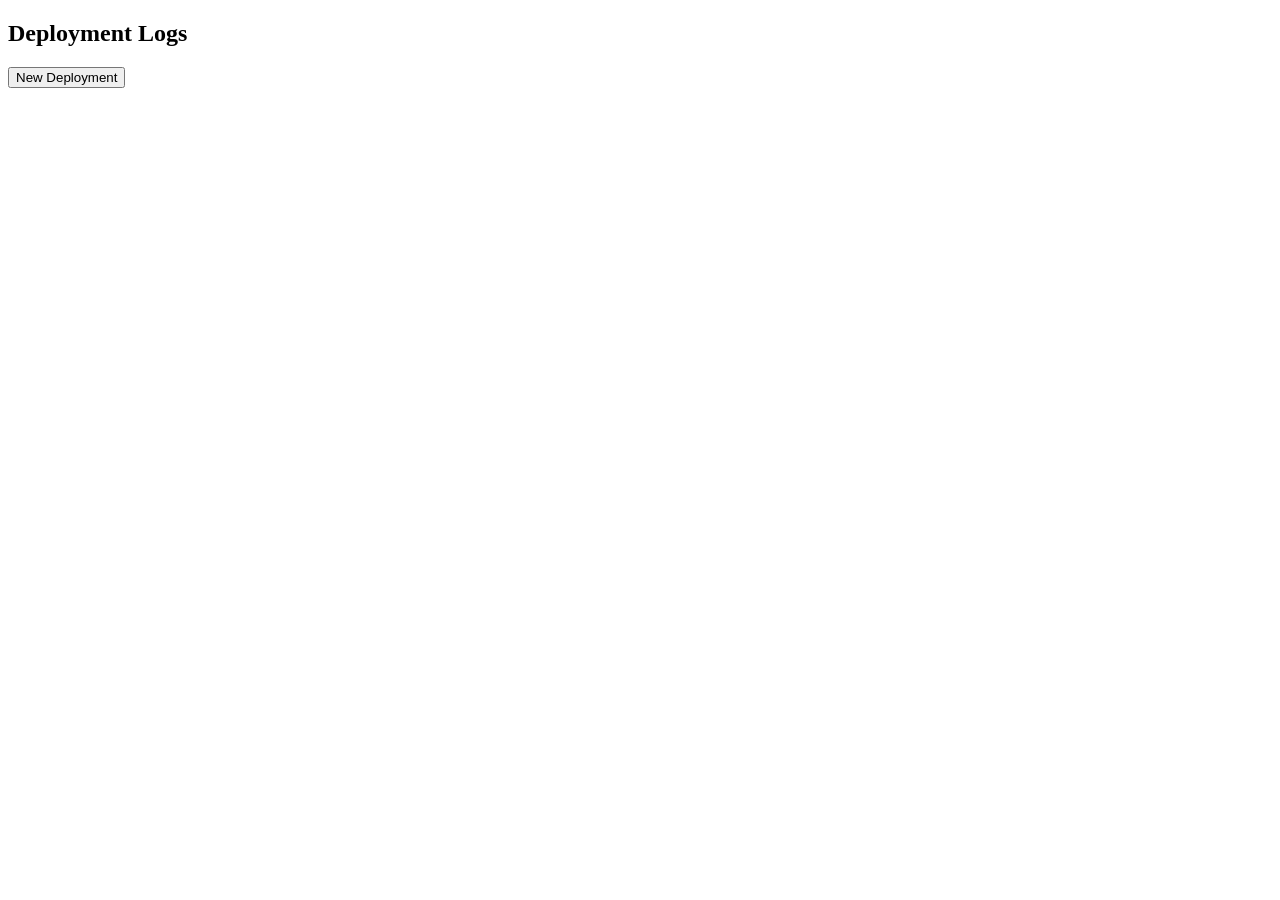
<file: sse-logs/templates/index.html>
<!DOCTYPE html>
<html lang="en">
<head>
  <meta charset="UTF-8" />
  <title>Deployment Logs</title>
</head>
<body>
  <h2>Deployment Logs</h2>

  <button onclick="newDeployment()">New Deployment</button>
  <p id="status"></p>
  <ul id="logs"></ul>

  <script>
    let es = null;

    async function newDeployment() {
      if (es) { es.close(); es = null; }

      document.getElementById("logs").innerHTML = "";
      document.getElementById("status").textContent = "Creating deployment…";

      const res  = await fetch("/deployments", { method: "POST" });
      const data = await res.json();

      document.getElementById("status").textContent =
        `${data.name}  (${data.id})  — running`;

      es = new EventSource(`/deployments/${data.id}/stream`);

      es.onmessage = (event) => {
        const li = document.createElement("li");
        li.textContent = event.data;
        document.getElementById("logs").prepend(li);
      };

      es.addEventListener("done", () => {
        es.close();
        es = null;
        document.getElementById("status").textContent =
          document.getElementById("status").textContent.replace("running", "complete");
      });
    }
  </script>
</body>
</html>
</file>
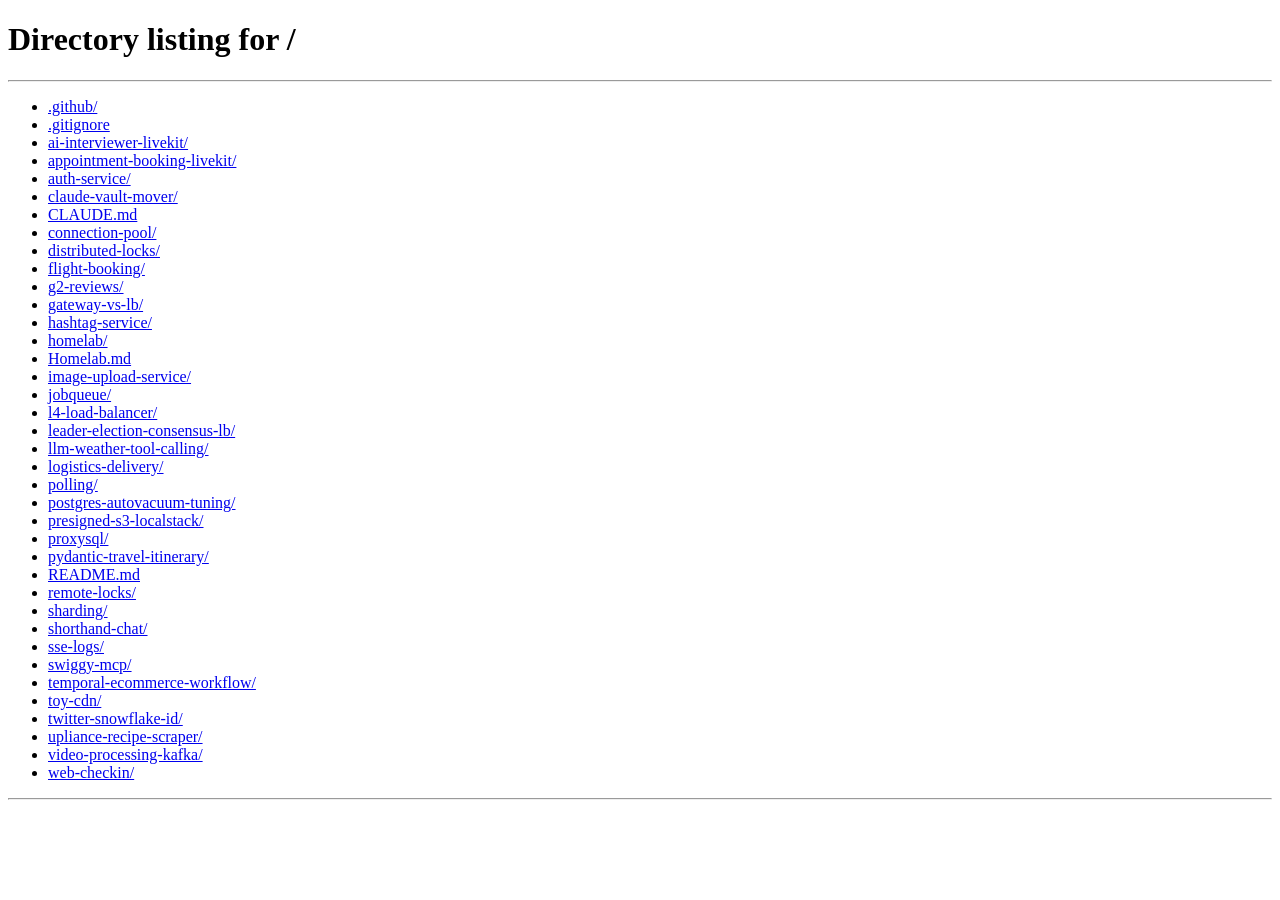
<file: image-upload-service/app/templates/gallery.html>
<!DOCTYPE html>
<html lang="en">
<head>
  <meta charset="utf-8">
  <meta name="viewport" content="width=device-width, initial-scale=1">
  <title>Photo Gallery</title>
  <style>
    *, *::before, *::after { box-sizing: border-box; margin: 0; padding: 0; }

    body {
      font-family: system-ui, -apple-system, BlinkMacSystemFont, sans-serif;
      background: #f1f5f9;
      min-height: 100vh;
      color: #0f172a;
    }

    /* ── Header ── */
    header {
      background: #fff;
      border-bottom: 1px solid #e2e8f0;
      padding: 0 24px;
      height: 60px;
      display: flex;
      align-items: center;
      gap: 14px;
      position: sticky;
      top: 0;
      z-index: 50;
    }
    .logo { font-size: 22px; }
    .title { font-size: 17px; font-weight: 700; color: #0f172a; }
    .spacer { flex: 1; }
    .user-chip {
      background: #f1f5f9;
      border-radius: 20px;
      padding: 5px 14px;
      font-size: 13px;
      color: #475569;
      font-weight: 500;
    }
    .btn-upload {
      background: #6366f1;
      color: #fff;
      border: none;
      border-radius: 8px;
      padding: 8px 18px;
      font-size: 14px;
      font-weight: 600;
      cursor: pointer;
      transition: background 0.15s;
      display: flex;
      align-items: center;
      gap: 6px;
    }
    .btn-upload:hover { background: #4f46e5; }

    /* ── Gallery grid ── */
    .gallery {
      padding: 28px 24px;
      display: grid;
      grid-template-columns: repeat(auto-fill, minmax(220px, 1fr));
      gap: 20px;
    }

    .empty-state {
      grid-column: 1 / -1;
      text-align: center;
      padding: 80px 24px;
      color: #94a3b8;
    }
    .empty-state .icon { font-size: 56px; margin-bottom: 16px; }
    .empty-state h2 { font-size: 18px; font-weight: 600; color: #64748b; margin-bottom: 8px; }
    .empty-state p { font-size: 14px; }

    /* ── Photo card ── */
    .card {
      background: #fff;
      border-radius: 12px;
      overflow: hidden;
      border: 2px solid #e2e8f0;
      cursor: pointer;
      transition: transform 0.15s, box-shadow 0.15s, border-color 0.15s;
      position: relative;
    }
    .card:hover { transform: translateY(-3px); box-shadow: 0 10px 28px rgba(0,0,0,0.10); }
    .card.is-private { border-color: #fbbf24; }
    .card.not-ready { cursor: default; opacity: 0.7; }
    .card.not-ready:hover { transform: none; box-shadow: none; }

    .card-thumb {
      width: 100%;
      aspect-ratio: 4 / 3;
      object-fit: cover;
      display: block;
      background: #f1f5f9;
    }
    .card-placeholder {
      width: 100%;
      aspect-ratio: 4 / 3;
      display: flex;
      flex-direction: column;
      align-items: center;
      justify-content: center;
      background: #f8fafc;
      gap: 8px;
      color: #94a3b8;
      font-size: 13px;
    }
    .card-placeholder .ph-icon { font-size: 32px; }

    /* Private shield overlay on card */
    .private-overlay {
      position: absolute;
      top: 8px;
      right: 8px;
      background: rgba(0,0,0,0.55);
      color: #fbbf24;
      font-size: 18px;
      border-radius: 50%;
      width: 32px;
      height: 32px;
      display: flex;
      align-items: center;
      justify-content: center;
    }

    .card-footer {
      padding: 10px 12px;
      display: flex;
      align-items: center;
      gap: 8px;
      border-top: 1px solid #f1f5f9;
    }
    .card-name {
      flex: 1;
      font-size: 12px;
      font-weight: 500;
      color: #374151;
      overflow: hidden;
      text-overflow: ellipsis;
      white-space: nowrap;
    }
    .badge {
      font-size: 10px;
      font-weight: 700;
      padding: 2px 7px;
      border-radius: 10px;
      white-space: nowrap;
      text-transform: uppercase;
      letter-spacing: 0.03em;
    }
    .badge-private  { background: #fef3c7; color: #92400e; }
    .badge-pending  { background: #dbeafe; color: #1e40af; }
    .badge-failed   { background: #fee2e2; color: #991b1b; }

    /* ── Upload modal ── */
    .overlay {
      display: none;
      position: fixed;
      inset: 0;
      background: rgba(15, 23, 42, 0.55);
      z-index: 100;
      align-items: center;
      justify-content: center;
      padding: 20px;
    }
    .overlay.open { display: flex; }

    .modal {
      background: #fff;
      border-radius: 18px;
      padding: 32px;
      width: 100%;
      max-width: 430px;
      box-shadow: 0 20px 60px rgba(0,0,0,0.18);
    }
    .modal-head {
      display: flex;
      align-items: center;
      justify-content: space-between;
      margin-bottom: 24px;
    }
    .modal-title { font-size: 17px; font-weight: 700; }
    .btn-x {
      background: none;
      border: none;
      font-size: 20px;
      color: #94a3b8;
      cursor: pointer;
      padding: 4px 8px;
      border-radius: 6px;
      line-height: 1;
    }
    .btn-x:hover { background: #f1f5f9; color: #475569; }

    /* Drop zone */
    .dropzone {
      border: 2px dashed #cbd5e1;
      border-radius: 12px;
      padding: 36px 16px;
      text-align: center;
      cursor: pointer;
      transition: border-color 0.15s, background 0.15s;
      margin-bottom: 20px;
    }
    .dropzone:hover, .dropzone.dragover { border-color: #6366f1; background: #eef2ff; }
    .dropzone input { display: none; }
    .dz-icon { font-size: 36px; margin-bottom: 10px; }
    .dz-hint { font-size: 14px; color: #64748b; }
    .dz-hint span { color: #6366f1; font-weight: 600; }
    .dz-file { margin-top: 10px; font-size: 13px; font-weight: 500; color: #374151; }

    /* Private toggle */
    .toggle-row {
      display: flex;
      align-items: center;
      gap: 14px;
      padding: 14px 16px;
      background: #f8fafc;
      border: 1.5px solid #e2e8f0;
      border-radius: 10px;
      margin-bottom: 20px;
      cursor: pointer;
      user-select: none;
      transition: border-color 0.15s;
    }
    .toggle-row:hover { border-color: #cbd5e1; }
    .toggle-row.active { border-color: #fbbf24; background: #fffbeb; }
    .toggle-text { flex: 1; }
    .toggle-text strong { display: block; font-size: 14px; color: #0f172a; }
    .toggle-text small { font-size: 12px; color: #64748b; }
    .switch {
      width: 42px; height: 24px;
      background: #e2e8f0;
      border-radius: 12px;
      position: relative;
      transition: background 0.2s;
      flex-shrink: 0;
    }
    .switch::after {
      content: '';
      position: absolute;
      width: 18px; height: 18px;
      background: #fff;
      border-radius: 50%;
      top: 3px; left: 3px;
      transition: transform 0.2s;
      box-shadow: 0 1px 3px rgba(0,0,0,0.2);
    }
    .switch.on { background: #f59e0b; }
    .switch.on::after { transform: translateX(18px); }

    /* Upload button */
    .btn-go {
      width: 100%;
      padding: 13px;
      background: #6366f1;
      color: #fff;
      border: none;
      border-radius: 10px;
      font-size: 15px;
      font-weight: 600;
      cursor: pointer;
      transition: background 0.15s, opacity 0.15s;
    }
    .btn-go:hover:not(:disabled) { background: #4f46e5; }
    .btn-go:disabled { opacity: 0.55; cursor: not-allowed; }

    /* Progress steps */
    .steps { margin-top: 20px; border-top: 1px solid #f1f5f9; padding-top: 18px; }
    .step {
      display: flex;
      align-items: center;
      gap: 10px;
      padding: 6px 0;
      font-size: 13px;
      color: #cbd5e1;
      transition: color 0.2s;
    }
    .step.active { color: #6366f1; }
    .step.done   { color: #16a34a; }
    .step .dot {
      width: 8px; height: 8px;
      border-radius: 50%;
      background: #e2e8f0;
      flex-shrink: 0;
      transition: background 0.2s;
    }
    .step.active .dot { background: #6366f1; }
    .step.done   .dot { background: #16a34a; }

    /* ── Lightbox ── */
    .lightbox {
      display: none;
      position: fixed;
      inset: 0;
      background: rgba(2, 6, 23, 0.88);
      z-index: 200;
      align-items: center;
      justify-content: center;
      padding: 24px;
    }
    .lightbox.open { display: flex; }

    .lb-inner {
      position: relative;
      max-width: min(90vw, 900px);
      display: flex;
      flex-direction: column;
      align-items: center;
    }
    .lb-img {
      max-width: 100%;
      max-height: 78vh;
      object-fit: contain;
      border-radius: 8px;
      display: block;
      box-shadow: 0 8px 40px rgba(0,0,0,0.5);
    }
    .lb-caption {
      margin-top: 16px;
      text-align: center;
    }
    .lb-name { color: #f1f5f9; font-size: 15px; font-weight: 500; }
    .lb-tag  { margin-top: 6px; font-size: 13px; color: #fbbf24; }
    .lb-close {
      position: absolute;
      top: -14px; right: -14px;
      background: #fff;
      border: none;
      border-radius: 50%;
      width: 34px; height: 34px;
      font-size: 16px;
      cursor: pointer;
      display: flex;
      align-items: center;
      justify-content: center;
      box-shadow: 0 2px 8px rgba(0,0,0,0.3);
      color: #374151;
    }
    .lb-close:hover { background: #f1f5f9; }
  </style>
</head>
<body>

<header>
  <span class="logo">📷</span>
  <span class="title">Photo Gallery</span>
  <div class="spacer"></div>
  <span class="user-chip" id="userChip">…</span>
  <button class="btn-upload" onclick="openUpload()">&#43; Upload Photo</button>
</header>

<div class="gallery" id="gallery">
  <div class="empty-state">
    <div class="icon">⏳</div>
    <h2>Loading…</h2>
  </div>
</div>

<!-- ── Upload modal ── -->
<div class="overlay" id="uploadOverlay">
  <div class="modal">
    <div class="modal-head">
      <span class="modal-title">Upload Photo</span>
      <button class="btn-x" onclick="closeUpload()">✕</button>
    </div>

    <div class="dropzone" id="dropzone" onclick="document.getElementById('fileInput').click()">
      <input type="file" id="fileInput" accept="image/*">
      <div class="dz-icon">🖼️</div>
      <div class="dz-hint">Drop an image here or <span>browse</span></div>
      <div class="dz-file" id="dzFile"></div>
    </div>

    <div class="toggle-row" id="toggleRow" onclick="togglePrivate()">
      <span style="font-size:20px">🔒</span>
      <div class="toggle-text">
        <strong>Private photo</strong>
        <small>A "PRIVATE" watermark will be stamped on the image</small>
      </div>
      <div class="switch" id="privateSwitch"></div>
    </div>

    <button class="btn-go" id="btnGo" onclick="doUpload()" disabled>Upload</button>

    <div class="steps" id="stepsArea" style="display:none">
      <div class="step" id="s1"><div class="dot"></div> Getting pre-signed URL…</div>
      <div class="step" id="s2"><div class="dot"></div> Uploading to S3…</div>
      <div class="step" id="s3"><div class="dot"></div> Processing &amp; watermarking…</div>
    </div>
  </div>
</div>

<!-- ── Lightbox ── -->
<div class="lightbox" id="lightbox" onclick="closeLightbox()">
  <div class="lb-inner" onclick="event.stopPropagation()">
    <button class="lb-close" onclick="closeLightbox()">✕</button>
    <img class="lb-img" id="lbImg" src="" alt="">
    <div class="lb-caption">
      <div class="lb-name" id="lbName"></div>
      <div class="lb-tag"  id="lbTag"></div>
    </div>
  </div>
</div>

<script>
// ── State ──────────────────────────────────────────────────────────────────
const params  = new URLSearchParams(location.search);
const USER_ID = params.get('user_id') || JSON.parse(sessionStorage.getItem('user') || '{}').id;
if (!USER_ID) location.href = '/';

let isPrivate    = false;
let selectedFile = null;

// ── Boot ───────────────────────────────────────────────────────────────────
(async function init() {
  try {
    const user = await api(`/users/${USER_ID}`);
    document.getElementById('userChip').textContent = '👤 ' + user.username;
    sessionStorage.setItem('user', JSON.stringify(user));
  } catch { /* silently degrade */ }
  await renderGallery();
})();

// ── API helper ─────────────────────────────────────────────────────────────
async function api(path, opts = {}) {
  const res = await fetch(path, opts);
  if (!res.ok) {
    const body = await res.json().catch(() => ({}));
    throw new Error(body.detail || `HTTP ${res.status}`);
  }
  return res.json();
}

// ── Gallery ────────────────────────────────────────────────────────────────
async function renderGallery() {
  const el = document.getElementById('gallery');
  el.innerHTML = '';

  let photos;
  try {
    photos = await api(`/users/${USER_ID}/photos`);
  } catch (e) {
    el.innerHTML = `<div class="empty-state"><div class="icon">⚠️</div><h2>Could not load photos</h2><p>${e.message}</p></div>`;
    return;
  }

  if (!photos.length) {
    el.innerHTML = `<div class="empty-state">
      <div class="icon">📭</div>
      <h2>No photos yet</h2>
      <p>Click <strong>Upload Photo</strong> to add your first one</p>
    </div>`;
    return;
  }

  for (const photo of photos) {
    el.appendChild(makeCard(photo));
    if (photo.status === 'ready') fetchCardImage(photo);
  }
}

function makeCard(photo) {
  const ready   = photo.status === 'ready';
  const priv    = photo.is_private;
  const failed  = photo.status === 'failed';
  const pending = photo.status === 'pending' || photo.status === 'processing';

  const div = document.createElement('div');
  div.className = 'card' + (priv ? ' is-private' : '') + (!ready ? ' not-ready' : '');
  div.dataset.id = photo.id;

  // Thumbnail area
  const ph = document.createElement('div');
  ph.className = 'card-placeholder';
  ph.id = `ph-${photo.id}`;
  ph.innerHTML = failed  ? '<span class="ph-icon">❌</span><span>Failed</span>'
               : pending ? '<span class="ph-icon">⏳</span><span>Processing…</span>'
               :           '<span class="ph-icon">🖼️</span><span>Loading…</span>';
  div.appendChild(ph);

  // Lock overlay for private photos
  if (priv) {
    const ov = document.createElement('div');
    ov.className = 'private-overlay';
    ov.textContent = '🔒';
    div.appendChild(ov);
  }

  // Footer
  const footer = document.createElement('div');
  footer.className = 'card-footer';
  footer.innerHTML = `<span class="card-name" title="${photo.filename}">${photo.filename}</span>`;
  if (priv)    footer.innerHTML += '<span class="badge badge-private">Private</span>';
  if (pending) footer.innerHTML += '<span class="badge badge-pending">Processing</span>';
  if (failed)  footer.innerHTML += '<span class="badge badge-failed">Failed</span>';
  div.appendChild(footer);

  if (ready) div.addEventListener('click', () => openLightbox(photo));
  return div;
}

async function fetchCardImage(photo) {
  try {
    const { url } = await api(`/photos/${photo.id}/view`);
    const img = document.createElement('img');
    img.className = 'card-thumb';
    img.src = url;
    img.alt = photo.filename;
    img.onload = () => {
      const ph = document.getElementById(`ph-${photo.id}`);
      if (ph) ph.replaceWith(img);
    };
    // stash url on the card so lightbox can use it without re-fetching
    const card = document.querySelector(`[data-id="${photo.id}"]`);
    if (card) card.dataset.viewUrl = url;
  } catch { /* leave placeholder */ }
}

// ── Lightbox ───────────────────────────────────────────────────────────────
function openLightbox(photo) {
  const card = document.querySelector(`[data-id="${photo.id}"]`);
  const url  = card?.dataset.viewUrl;
  if (!url) return;

  document.getElementById('lbImg').src  = url;
  document.getElementById('lbName').textContent = photo.filename;
  document.getElementById('lbTag').textContent  =
    photo.is_private ? '🔒 Private — PRIVATE watermark applied by the server' : '';
  document.getElementById('lightbox').classList.add('open');
}

function closeLightbox() {
  document.getElementById('lightbox').classList.remove('open');
  document.getElementById('lbImg').src = '';
}

// ── Upload modal ───────────────────────────────────────────────────────────
function openUpload() {
  isPrivate = false;
  selectedFile = null;
  document.getElementById('privateSwitch').classList.remove('on');
  document.getElementById('toggleRow').classList.remove('active');
  document.getElementById('dzFile').textContent = '';
  document.getElementById('fileInput').value = '';
  document.getElementById('btnGo').disabled = true;
  document.getElementById('btnGo').textContent = 'Upload';
  document.getElementById('stepsArea').style.display = 'none';
  ['s1','s2','s3'].forEach(id => setStep(id, ''));
  document.getElementById('uploadOverlay').classList.add('open');
}

function closeUpload() {
  document.getElementById('uploadOverlay').classList.remove('open');
}

function togglePrivate() {
  isPrivate = !isPrivate;
  document.getElementById('privateSwitch').classList.toggle('on', isPrivate);
  document.getElementById('toggleRow').classList.toggle('active', isPrivate);
}

// File selection
document.getElementById('fileInput').addEventListener('change', e => {
  if (e.target.files[0]) pickFile(e.target.files[0]);
});

const dz = document.getElementById('dropzone');
dz.addEventListener('dragover',  e => { e.preventDefault(); dz.classList.add('dragover'); });
dz.addEventListener('dragleave', () => dz.classList.remove('dragover'));
dz.addEventListener('drop', e => {
  e.preventDefault();
  dz.classList.remove('dragover');
  if (e.dataTransfer.files[0]) pickFile(e.dataTransfer.files[0]);
});

function pickFile(file) {
  selectedFile = file;
  document.getElementById('dzFile').textContent =
    `📎 ${file.name}  (${(file.size / 1024).toFixed(1)} KB)`;
  document.getElementById('btnGo').disabled = false;
}

// Step progress helper
function setStep(id, state) {
  const el = document.getElementById(id);
  if (!el) return;
  el.className = 'step' + (state ? ' ' + state : '');
}

// Upload flow
async function doUpload() {
  if (!selectedFile) return;

  const btn = document.getElementById('btnGo');
  btn.disabled = true;
  btn.textContent = 'Uploading…';
  document.getElementById('stepsArea').style.display = 'block';
  ['s1','s2','s3'].forEach(id => setStep(id, ''));

  try {
    // 1. Pre-signed URL
    setStep('s1', 'active');
    const { upload_url, photo_id } = await api('/photos/upload-url', {
      method: 'POST',
      headers: { 'Content-Type': 'application/json' },
      body: JSON.stringify({
        user_id: USER_ID,
        filename: selectedFile.name,
        content_type: selectedFile.type || 'image/jpeg',
        is_private: isPrivate,
      }),
    });
    setStep('s1', 'done');

    // 2. PUT directly to S3
    setStep('s2', 'active');
    const s3Res = await fetch(upload_url, {
      method: 'PUT',
      headers: { 'Content-Type': selectedFile.type || 'image/jpeg' },
      body: selectedFile,
    });
    if (!s3Res.ok) throw new Error(`S3 upload failed (${s3Res.status})`);
    setStep('s2', 'done');

    // 3. Confirm + watermark
    setStep('s3', 'active');
    await api(`/photos/${photo_id}/confirm`, { method: 'POST' });
    setStep('s3', 'done');

    btn.textContent = '✓ Done!';
    setTimeout(async () => {
      closeUpload();
      await renderGallery();
    }, 700);

  } catch (err) {
    btn.disabled = false;
    btn.textContent = 'Retry';
    alert('Upload failed: ' + err.message);
  }
}

// Keyboard shortcuts
document.addEventListener('keydown', e => {
  if (e.key === 'Escape') { closeLightbox(); closeUpload(); }
});
</script>
</body>
</html>
</file>
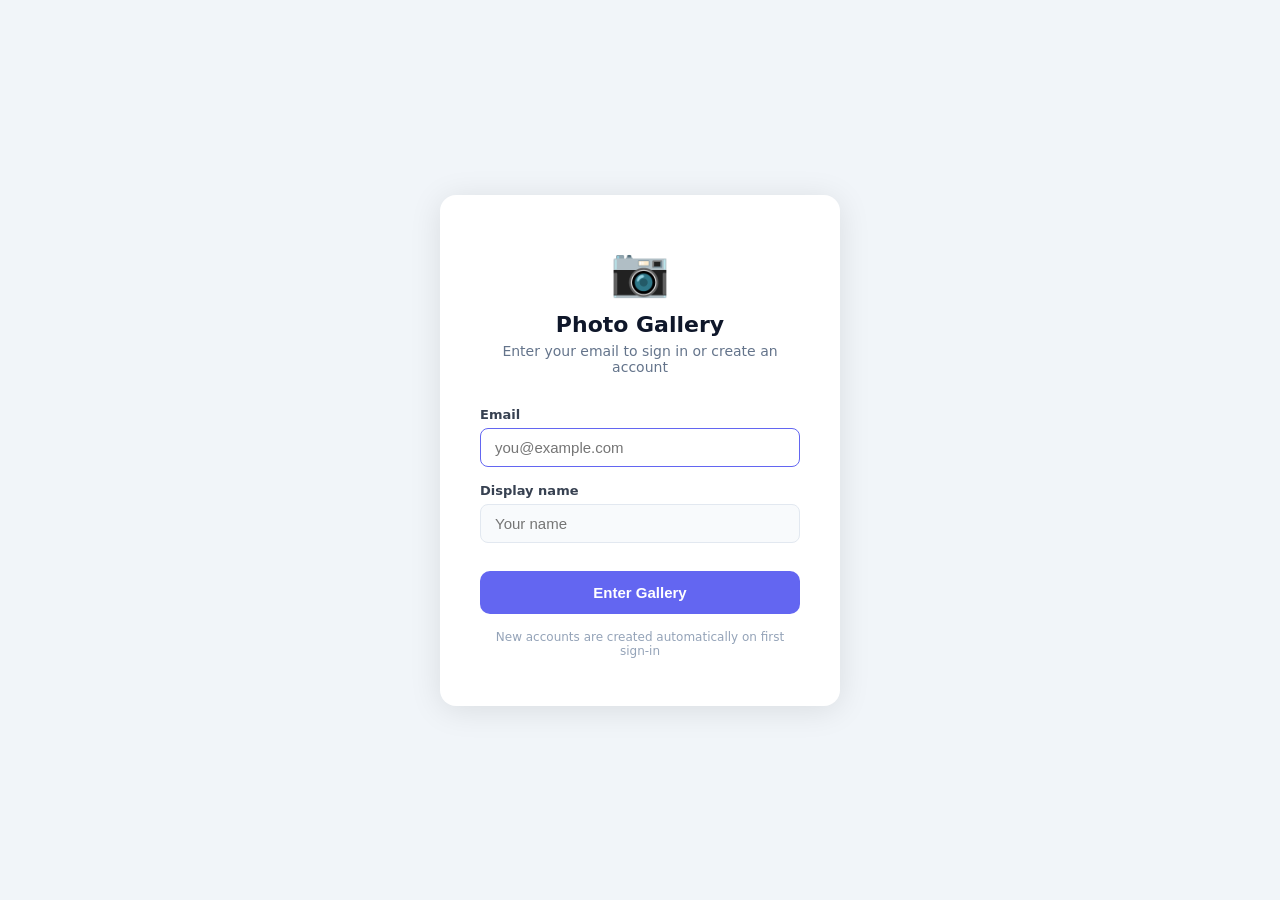
<file: image-upload-service/app/templates/login.html>
<!DOCTYPE html>
<html lang="en">
<head>
  <meta charset="utf-8">
  <meta name="viewport" content="width=device-width, initial-scale=1">
  <title>Photo Gallery — Sign In</title>
  <style>
    *, *::before, *::after { box-sizing: border-box; margin: 0; padding: 0; }

    body {
      font-family: system-ui, -apple-system, BlinkMacSystemFont, sans-serif;
      background: #f1f5f9;
      min-height: 100vh;
      display: flex;
      align-items: center;
      justify-content: center;
      padding: 24px;
    }

    .card {
      background: #fff;
      border-radius: 16px;
      box-shadow: 0 4px 32px rgba(0,0,0,0.10);
      padding: 48px 40px;
      width: 100%;
      max-width: 400px;
    }

    .logo { font-size: 48px; text-align: center; margin-bottom: 12px; }
    h1 { font-size: 22px; font-weight: 700; text-align: center; color: #0f172a; margin-bottom: 6px; }
    .subtitle { text-align: center; color: #64748b; font-size: 14px; margin-bottom: 32px; }

    label {
      display: block;
      font-size: 13px;
      font-weight: 600;
      color: #374151;
      margin-bottom: 6px;
      margin-top: 16px;
    }

    input {
      width: 100%;
      padding: 10px 14px;
      border: 1.5px solid #e2e8f0;
      border-radius: 8px;
      font-size: 15px;
      color: #0f172a;
      background: #f8fafc;
      outline: none;
      transition: border-color 0.15s, background 0.15s;
    }
    input:focus { border-color: #6366f1; background: #fff; }

    button {
      margin-top: 28px;
      width: 100%;
      padding: 13px;
      background: #6366f1;
      color: #fff;
      border: none;
      border-radius: 10px;
      font-size: 15px;
      font-weight: 600;
      cursor: pointer;
      transition: background 0.15s, opacity 0.15s;
    }
    button:hover { background: #4f46e5; }
    button:disabled { opacity: 0.6; cursor: not-allowed; }

    .note { text-align: center; color: #94a3b8; font-size: 12px; margin-top: 16px; }
    .error { color: #dc2626; font-size: 13px; margin-top: 12px; text-align: center; display: none; }
  </style>
</head>
<body>
  <div class="card">
    <div class="logo">📷</div>
    <h1>Photo Gallery</h1>
    <p class="subtitle">Enter your email to sign in or create an account</p>

    <form id="form">
      <label for="email">Email</label>
      <input id="email" type="email" placeholder="you@example.com" required autofocus>

      <label for="username">Display name</label>
      <input id="username" type="text" placeholder="Your name" required>

      <button type="submit" id="btn">Enter Gallery</button>
    </form>

    <p class="error" id="error"></p>
    <p class="note">New accounts are created automatically on first sign-in</p>
  </div>

  <script>
    document.getElementById('form').addEventListener('submit', async (e) => {
      e.preventDefault();
      const btn = document.getElementById('btn');
      const errEl = document.getElementById('error');
      errEl.style.display = 'none';
      btn.textContent = 'Signing in…';
      btn.disabled = true;

      try {
        const res = await fetch('/users/login', {
          method: 'POST',
          headers: { 'Content-Type': 'application/json' },
          body: JSON.stringify({
            email: document.getElementById('email').value.trim(),
            username: document.getElementById('username').value.trim(),
          }),
        });
        if (!res.ok) throw new Error((await res.json()).detail || 'Sign-in failed');
        const user = await res.json();
        sessionStorage.setItem('user', JSON.stringify(user));
        location.href = `/gallery?user_id=${user.id}`;
      } catch (err) {
        errEl.textContent = err.message;
        errEl.style.display = 'block';
        btn.textContent = 'Enter Gallery';
        btn.disabled = false;
      }
    });
  </script>
</body>
</html>
</file>
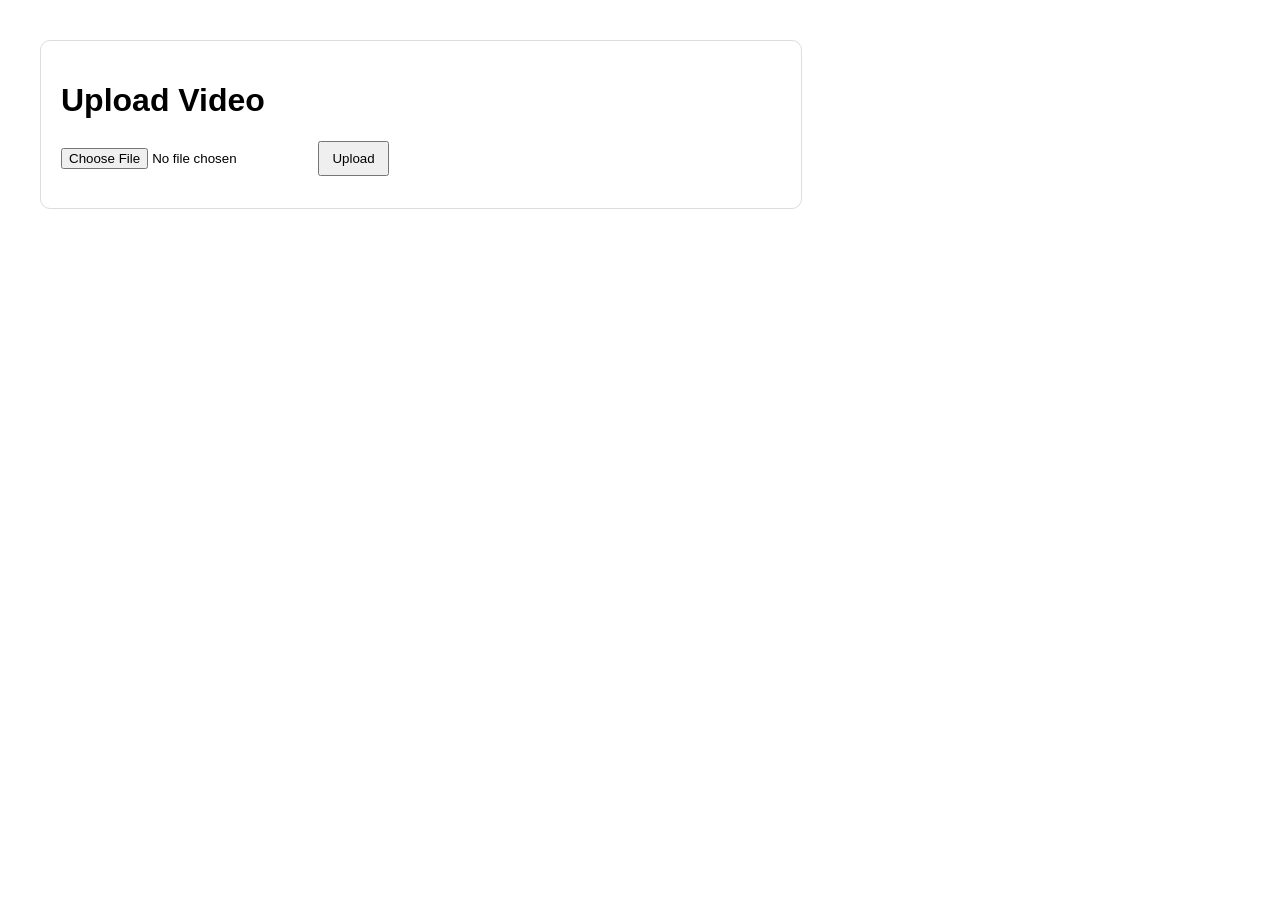
<file: video-processing-kafka/app/templates/upload.html>
<!doctype html>
<html lang="en">
<head>
  <meta charset="utf-8" />
  <meta name="viewport" content="width=device-width, initial-scale=1" />
  <title>Video Upload</title>
  <style>
    body { font-family: Arial, sans-serif; margin: 40px; }
    .card { max-width: 720px; padding: 20px; border: 1px solid #ddd; border-radius: 10px; }
    button { padding: 8px 12px; }
    .row { margin-top: 12px; }
    .mono { font-family: ui-monospace, SFMono-Regular, Menlo, Monaco, Consolas, "Liberation Mono", "Courier New", monospace; }
    pre { background: #f7f7f7; padding: 10px; border-radius: 6px; overflow: auto; }
  </style>
</head>
<body>
  <div class="card">
    <h1>Upload Video</h1>
    <form id="uploadForm" action="/upload" method="post" enctype="multipart/form-data">
      <input type="file" name="file" accept="video/*" required />
      <button type="submit">Upload</button>
    </form>
    <div id="status" class="row"></div>
    <div id="jobs" class="row"></div>
  </div>
  <script>
    const form = document.getElementById("uploadForm");
    const statusEl = document.getElementById("status");
    const jobsEl = document.getElementById("jobs");
    const streams = new Map();

    function renderPayload(container, payload) {
      const statusNode = container.querySelector(".job-status");
      const detailsNode = container.querySelector(".job-details");
      statusNode.textContent = `Status: ${payload.status || "unknown"}`;
      const lines = [];
      lines.push(`video_id: ${payload.video_id || ""}`);
      lines.push(`file_path: ${payload.file_path || ""}`);
      lines.push(`thumbnail_path: ${payload.thumbnail_path || ""}`);
      lines.push("");
      lines.push("transcript:");
      lines.push(payload.transcript || "");
      lines.push("");
      lines.push("summary:");
      lines.push(payload.summary || "");
      lines.push("");
      lines.push("bulletpoints:");
      lines.push(payload.bulletpoints || "");
      lines.push("");
      lines.push("action_items:");
      lines.push(payload.action_items || "");
      lines.push("");
      lines.push("translation:");
      lines.push(payload.translation || "");
      detailsNode.innerHTML = `<pre class="mono">${lines.join("\n")}</pre>`;
    }

    function createJobCard(videoId) {
      const wrapper = document.createElement("div");
      wrapper.className = "card";
      wrapper.style.marginTop = "16px";
      wrapper.innerHTML = `
        <h2 class="mono">${videoId}</h2>
        <div class="job-status row">Connecting...</div>
        <div class="job-details row"></div>
      `;
      jobsEl.prepend(wrapper);
      return wrapper;
    }

    form.addEventListener("submit", async (e) => {
      e.preventDefault();
      statusEl.textContent = "Uploading...";

      const formData = new FormData(form);
      const resp = await fetch("/upload", { method: "POST", body: formData });
      if (!resp.ok) {
        statusEl.textContent = "Upload failed.";
        return;
      }
      const data = await resp.json();
      statusEl.textContent = `Queued: ${data.video_id}`;

      const card = createJobCard(data.video_id);
      if (streams.has(data.video_id)) {
        streams.get(data.video_id).close();
      }
      const source = new EventSource(`/events/${data.video_id}`);
      streams.set(data.video_id, source);
      source.onmessage = (event) => {
        const payload = JSON.parse(event.data);
        if (payload.error) {
          card.querySelector(".job-status").textContent = "Not found.";
          source.close();
          streams.delete(data.video_id);
          return;
        }
        renderPayload(card, payload);
        if (payload.status === "complete") {
          source.close();
          streams.delete(data.video_id);
        }
      };
      source.onerror = () => {
        card.querySelector(".job-status").textContent = "Event stream error.";
        source.close();
        streams.delete(data.video_id);
      };
    });
  </script>
</body>
</html>
</file>
